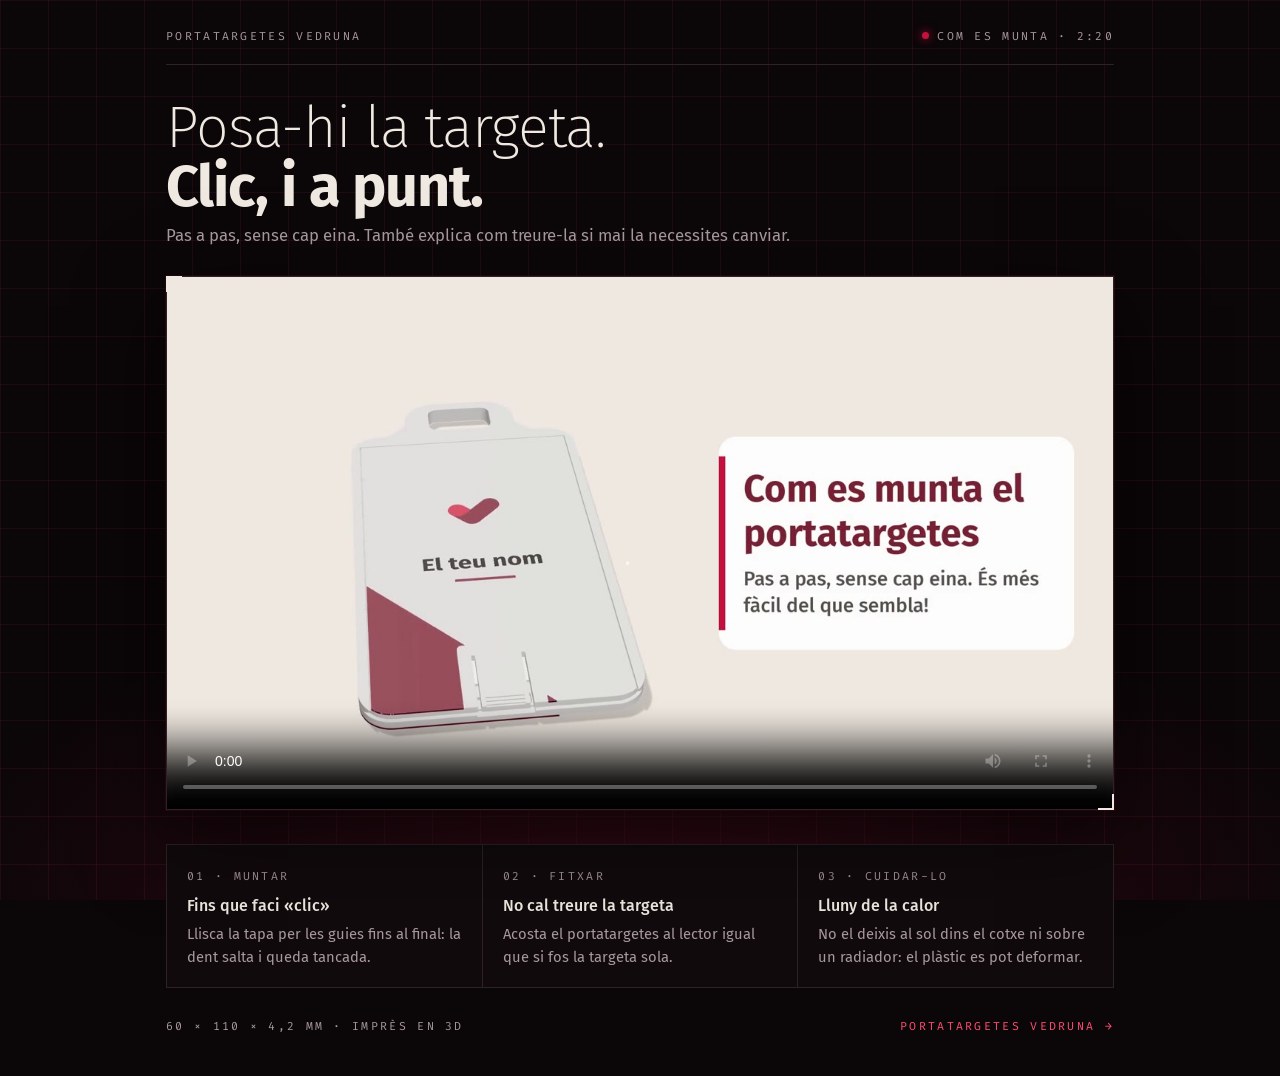
<file: com-funciona.html>
<!doctype html>
<html lang="ca">
<head>
<meta charset="utf-8">
<title>Com es munta · Portatargetes Vedruna</title>
<meta name="viewport" content="width=device-width, initial-scale=1, viewport-fit=cover">
<meta name="description" content="Vídeo pas a pas: com posar la targeta al portatargetes Vedruna i com treure-la.">
<meta name="theme-color" content="#0b0608">
<meta property="og:title" content="Com es munta el portatargetes">
<meta property="og:description" content="Pas a pas, sense cap eina. És més fàcil del que sembla.">
<meta property="og:image" content="assets/img/video-portada.jpg">
<link rel="preconnect" href="https://fonts.googleapis.com">
<link rel="preconnect" href="https://fonts.gstatic.com" crossorigin>
<link rel="stylesheet" href="https://fonts.googleapis.com/css2?family=Fira+Code:wght@400&family=Fira+Sans:wght@200;400;500;700&display=swap">
<style>
  /* Mateix estudi fosc que la web de comandes: el vídeo hi brilla al mig com una pantalla. */
  :root {
    --tinta: #0b0608; --panell: #110a0d; --linia: #2e2226; --granat: #7a1f34; --vermell: #c4123f;
    --crema: #efe9e2; --boira: #a8999d;
    --f-text: "Fira Sans", "Helvetica Neue", Helvetica, Arial, sans-serif;
    --f-mono: "Fira Code", Menlo, Consolas, monospace;
    color-scheme: dark;
  }
  * { box-sizing: border-box; }
  body { margin: 0; min-height: 100vh; background: var(--tinta); color: var(--crema); font: 400 16px/1.55 var(--f-text);
    background-image: radial-gradient(ellipse 80% 50% at 50% 100%, rgba(196,18,63,.22), transparent 70%),
      linear-gradient(rgba(122,31,52,.18) 1px, transparent 1px), linear-gradient(90deg, rgba(122,31,52,.18) 1px, transparent 1px);
    background-size: 100% 100%, 48px 48px, 48px 48px; background-attachment: fixed; }
  .mur { max-width: 980px; margin: 0 auto;
    padding: max(28px, env(safe-area-inset-top, 0px)) max(16px, env(safe-area-inset-right, 0px)) max(40px, env(safe-area-inset-bottom, 0px)) max(16px, env(safe-area-inset-left, 0px)); }
  .mono { font-family: var(--f-mono); font-size: .72rem; letter-spacing: .2em; text-transform: uppercase; color: var(--boira); }
  .cap { display: flex; justify-content: space-between; gap: 16px; flex-wrap: wrap; padding-bottom: 18px; border-bottom: 1px solid var(--linia); }
  .cap .rec::before { content: ""; display: inline-block; width: 7px; height: 7px; border-radius: 50%; background: var(--vermell);
    box-shadow: 0 0 10px var(--vermell); margin-right: 8px; vertical-align: 1px; }
  h1 { margin: 34px 0 6px; font-weight: 200; font-size: clamp(2.1rem, 6vw, 3.6rem); line-height: 1.02; letter-spacing: -.02em; text-wrap: balance; }
  h1 b { font-weight: 700; }
  .sub { margin: 0 0 28px; color: var(--boira); font-size: 1.05rem; }
  .pantalla { position: relative; border: 1px solid var(--linia); background: #000; box-shadow: 0 30px 80px rgba(0,0,0,.6), 0 0 0 1px rgba(196,18,63,.15); }
  .pantalla::before, .pantalla::after { content: ""; position: absolute; width: 14px; height: 14px; border: 0 solid var(--crema); z-index: 1; pointer-events: none; }
  .pantalla::before { top: -1px; left: -1px; border-top-width: 2px; border-left-width: 2px; }
  .pantalla::after { bottom: -1px; right: -1px; border-bottom-width: 2px; border-right-width: 2px; }
  video { display: block; width: 100%; height: auto; aspect-ratio: 16 / 9; background: #000; }
  .consells { display: grid; grid-template-columns: repeat(3, 1fr); gap: 1px; margin-top: 34px; background: var(--linia); border: 1px solid var(--linia); }
  .consells div { background: var(--panell); padding: 18px 20px; min-width: 0; }
  .consells b { display: block; font-weight: 500; margin-top: 6px; }
  .consells p { margin: 4px 0 0; color: var(--boira); font-size: .92rem; }
  .peu { margin-top: 30px; display: flex; justify-content: space-between; gap: 16px; flex-wrap: wrap; align-items: center; }
  a.torna { color: #ff4d73; text-decoration: none; font-family: var(--f-mono); font-size: .72rem; letter-spacing: .2em; text-transform: uppercase; }
  a.torna:hover { color: var(--crema); }
  :focus-visible { outline: 2px solid var(--vermell); outline-offset: 3px; }
  @media (max-width: 680px) { .consells { grid-template-columns: 1fr; } h1 { margin-top: 26px; } }
</style>
</head>
<body>
<main class="mur">
  <div class="cap mono"><span>Portatargetes Vedruna</span><span class="rec">Com es munta · 2:20</span></div>

  <h1>Posa-hi la targeta.<br><b>Clic, i a punt.</b></h1>
  <p class="sub">Pas a pas, sense cap eina. També explica com treure-la si mai la necessites canviar.</p>

  <div class="pantalla">
    <video id="video" controls playsinline preload="metadata" poster="assets/img/video-portada.jpg">
      <source src="assets/video/com_es_munta.mp4" type="video/mp4">
      El teu navegador no pot reproduir el vídeo. <a href="assets/video/com_es_munta.mp4">Baixa'l aquí</a>.
    </video>
  </div>

  <div class="consells">
    <div><span class="mono">01 · Muntar</span><b>Fins que faci «clic»</b><p>Llisca la tapa per les guies fins al final: la dent salta i queda tancada.</p></div>
    <div><span class="mono">02 · Fitxar</span><b>No cal treure la targeta</b><p>Acosta el portatargetes al lector igual que si fos la targeta sola.</p></div>
    <div><span class="mono">03 · Cuidar-lo</span><b>Lluny de la calor</b><p>No el deixis al sol dins el cotxe ni sobre un radiador: el plàstic es pot deformar.</p></div>
  </div>

  <div class="peu">
    <span class="mono">60 × 110 × 4,2 mm · imprès en 3D</span>
    <a class="torna" href="./">Portatargetes Vedruna →</a>
  </div>
</main>
</body>
</html>
</file>
